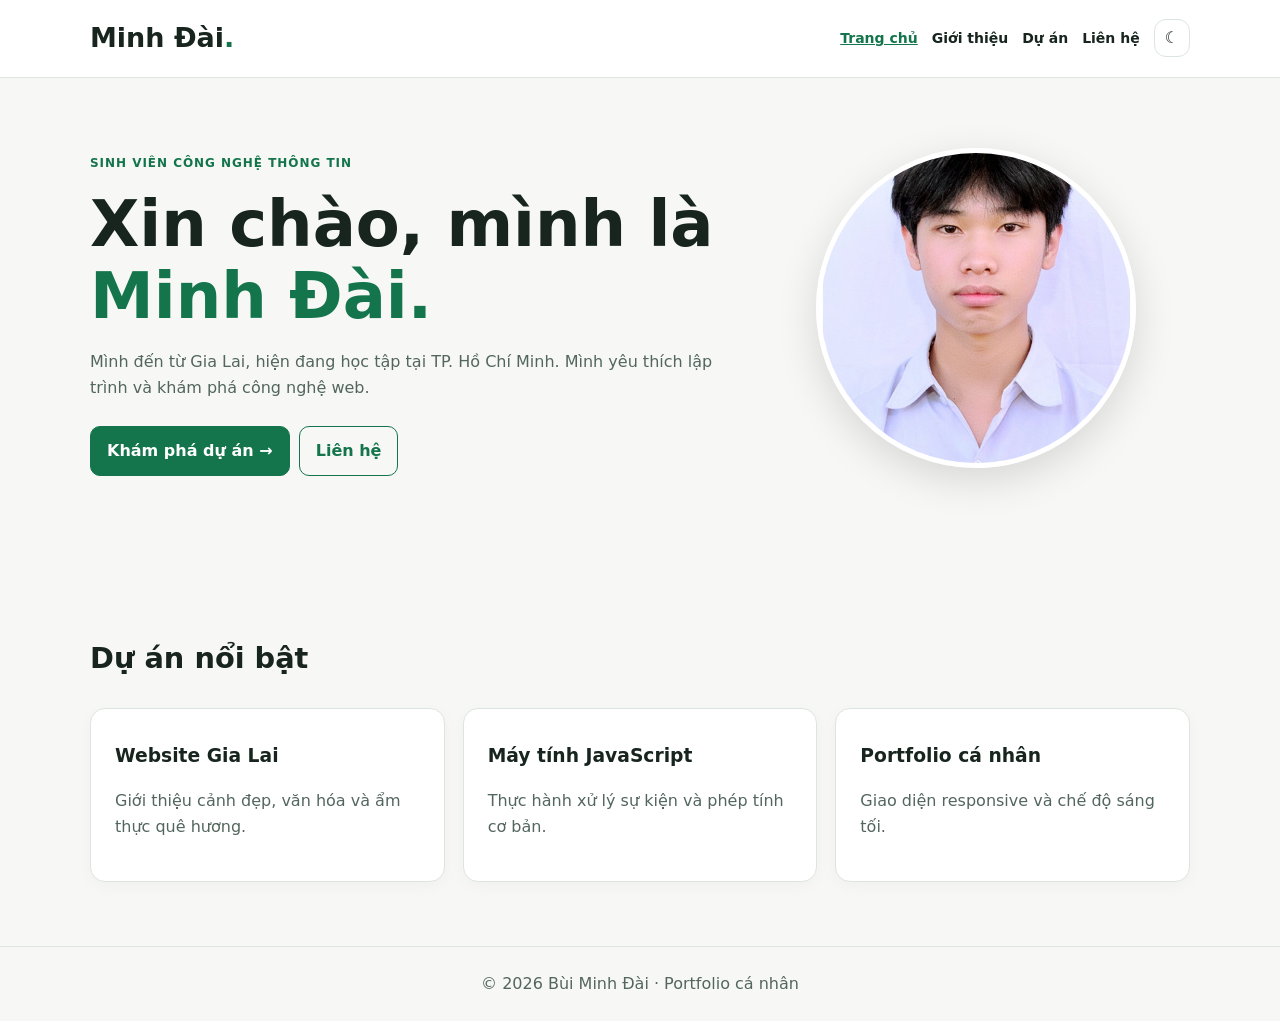
<file: index.html>
<!DOCTYPE html>
<html lang="vi">

<head>
    <meta charset="UTF-8">
    <meta name="viewport" content="width=device-width, initial-scale=1">
    <title>Bùi Minh Đài | Portfolio</title>
    <link rel="stylesheet" href="css/style.css">
</head>

<body>
    <header>
        <nav class="container"><a class="brand" href="index.html">Minh Đài<span>.</span></a>
            <div class="links"><a href="index.html">Trang chủ</a><a href="about.html">Giới thiệu</a><a
                    href="projects.html">Dự án</a><a href="contact.html">Liên hệ</a><button id="theme" type="button"
                    aria-label="Đổi giao diện">☾</button></div>
        </nav>
    </header>
    <main class="container">
        <section class="hero reveal">
            <div><span class="badge">SINH VIÊN CÔNG NGHỆ THÔNG TIN</span>
                <h1>Xin chào, mình là <span>Minh Đài.</span></h1>
                <p>Mình đến từ Gia Lai, hiện đang học tập tại TP. Hồ Chí Minh. Mình yêu thích lập trình và khám phá công
                    nghệ web.</p><a class="btn" href="projects.html">Khám phá dự án →</a> <a class="btn secondary"
                    href="contact.html">Liên hệ</a>
            </div>
            <div class="avatar">
                <picture>
                    <source srcset="images/avatar.jpg"><img src="images/avatar.jpg"
                        onerror="this.parentElement.querySelector('source').remove();this.src='images/avatar.jpg';this.onerror=null;"
                        alt="Ảnh cá nhân ">
                </picture>
            </div>
        </section>
        <section class="reveal">
            <h2>Dự án nổi bật</h2>
            <div class="grid">
                <article class="card">
                    <h3>Website Gia Lai</h3>
                    <p>Giới thiệu cảnh đẹp, văn hóa và ẩm thực quê hương.</p>
                </article>
                <article class="card">
                    <h3>Máy tính JavaScript</h3>
                    <p>Thực hành xử lý sự kiện và phép tính cơ bản.</p>
                </article>
                <article class="card">
                    <h3>Portfolio cá nhân</h3>
                    <p>Giao diện responsive và chế độ sáng tối.</p>
                </article>
            </div>
        </section>
    </main>
    <footer>© 2026 Bùi Minh Đài · Portfolio cá nhân</footer>
    <script src="js/script.js"></script>
</body>

</html>
</file>
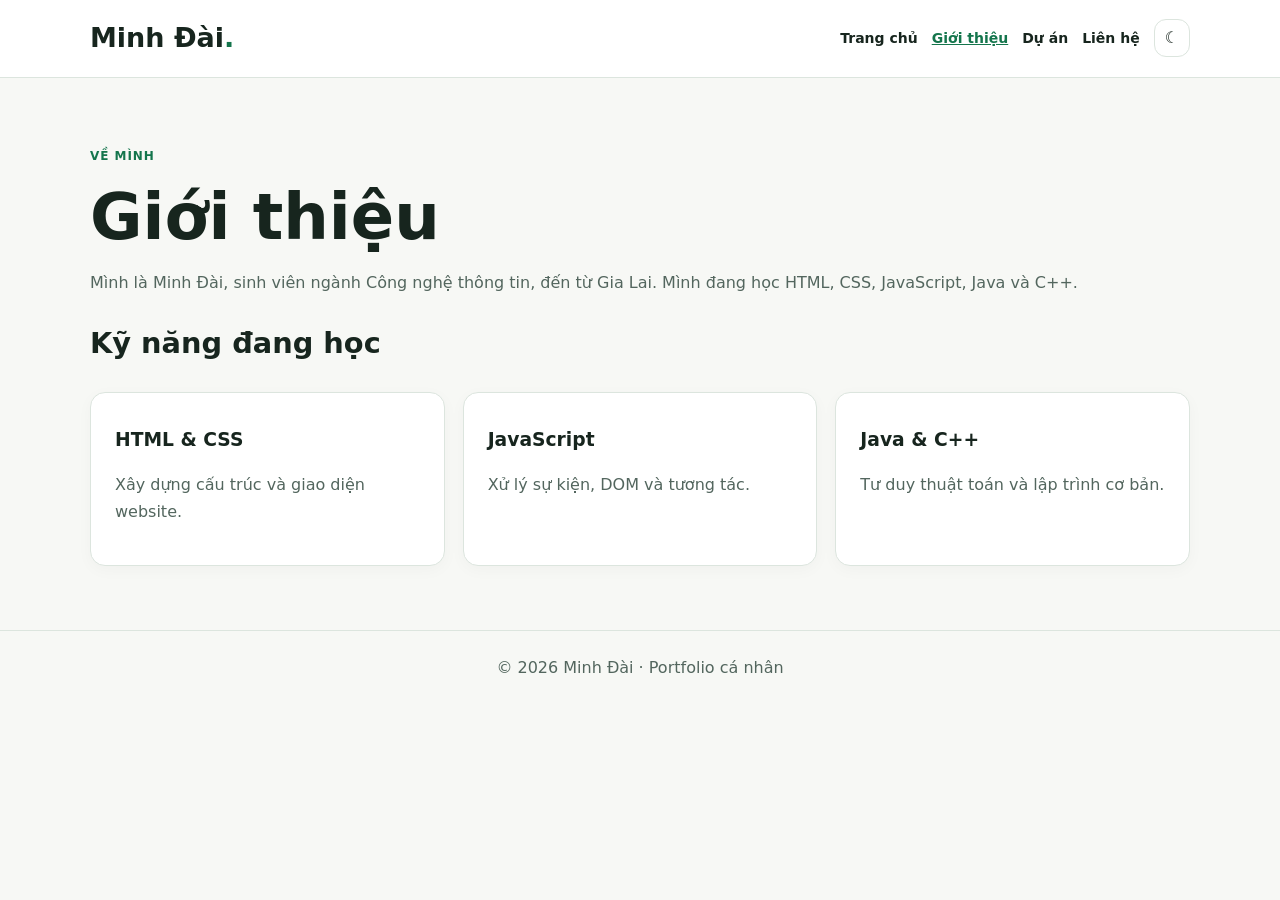
<file: about.html>
<!DOCTYPE html>
<html lang="vi">

<head>
    <meta charset="UTF-8">
    <meta name="viewport" content="width=device-width, initial-scale=1">
    <title>Minh Đài | Portfolio</title>
    <link rel="stylesheet" href="css/style.css">
</head>

<body>
    <header>
        <nav class="container"><a class="brand" href="index.html">Minh Đài<span>.</span></a>
            <div class="links"><a href="index.html">Trang chủ</a><a href="about.html">Giới thiệu</a><a
                    href="projects.html">Dự án</a><a href="contact.html">Liên hệ</a><button id="theme" type="button"
                    aria-label="Đổi giao diện">☾</button></div>
        </nav>
    </header>
    <main class="container">
        <section class="reveal"><span class="badge">VỀ MÌNH</span>
            <h1>Giới thiệu</h1>
            <p>Mình là Minh Đài, sinh viên ngành Công nghệ thông tin, đến từ Gia Lai. Mình đang học HTML, CSS, JavaScript,
                Java và C++.</p>
            <h2>Kỹ năng đang học</h2>
            <div class="grid">
                <article class="card">
                    <h3>HTML & CSS</h3>
                    <p>Xây dựng cấu trúc và giao diện website.</p>
                </article>
                <article class="card">
                    <h3>JavaScript</h3>
                    <p>Xử lý sự kiện, DOM và tương tác.</p>
                </article>
                <article class="card">
                    <h3>Java & C++</h3>
                    <p>Tư duy thuật toán và lập trình cơ bản.</p>
                </article>
            </div>
        </section>
    </main>
    <footer>© 2026 Minh Đài · Portfolio cá nhân</footer>
    <script src="js/script.js"></script>
</body>

</html>
</file>
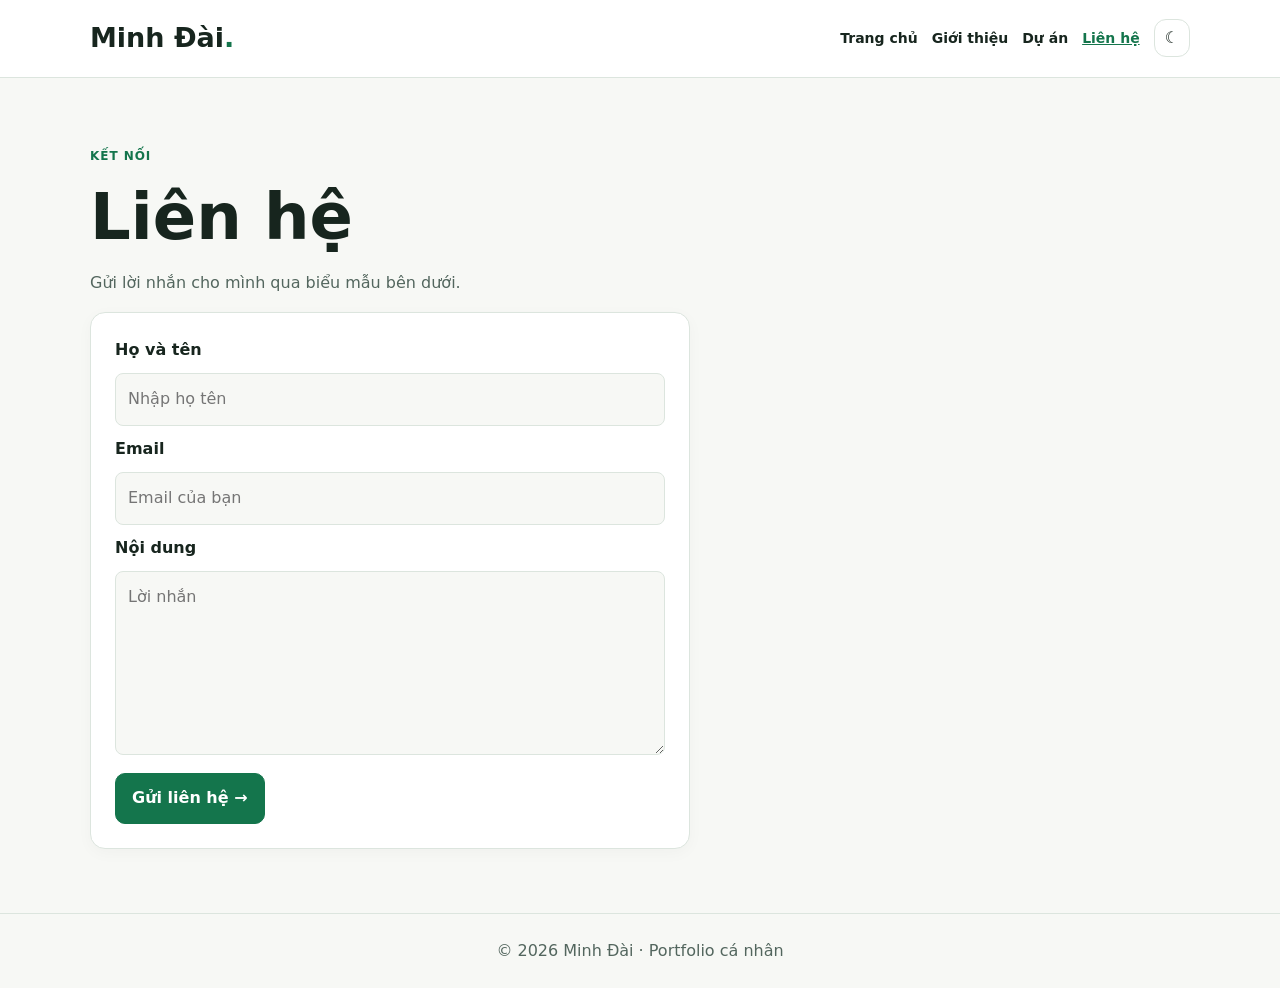
<file: contact.html>
<!DOCTYPE html>
<html lang="vi">

<head>
    <meta charset="UTF-8">
    <meta name="viewport" content="width=device-width, initial-scale=1">
    <title>Minh Đài | Portfolio</title>
    <link rel="stylesheet" href="css/style.css">
</head>

<body>
    <header>
        <nav class="container"><a class="brand" href="index.html">Minh Đài<span>.</span></a>
            <div class="links"><a href="index.html">Trang chủ</a><a href="about.html">Giới thiệu</a><a
                    href="projects.html">Dự án</a><a href="contact.html">Liên hệ</a><button id="theme" type="button"
                    aria-label="Đổi giao diện">☾</button></div>
        </nav>
    </header>
    <main class="container">
        <section class="reveal"><span class="badge">KẾT NỐI</span>
            <h1>Liên hệ</h1>
            <p>Gửi lời nhắn cho mình qua biểu mẫu bên dưới.</p>
            <form class="card form" action="https://formspree.io/f/YOUR_FORM_ID" method="POST"><label for="name">Họ và
                    tên</label><input id="name" name="name" required placeholder="Nhập họ tên"><label
                    for="email">Email</label><input id="email" name="email" type="email" required
                    placeholder="Email của bạn"><label for="message">Nội dung</label><textarea id="message"
                    name="message" rows="6" required placeholder="Lời nhắn"></textarea><button class="btn"
                    type="submit">Gửi liên hệ →</button></form>
        </section>
    </main>
    <footer>© 2026 Minh Đài · Portfolio cá nhân</footer>
    <script src="js/script.js"></script>
</body>

</html>
</file>
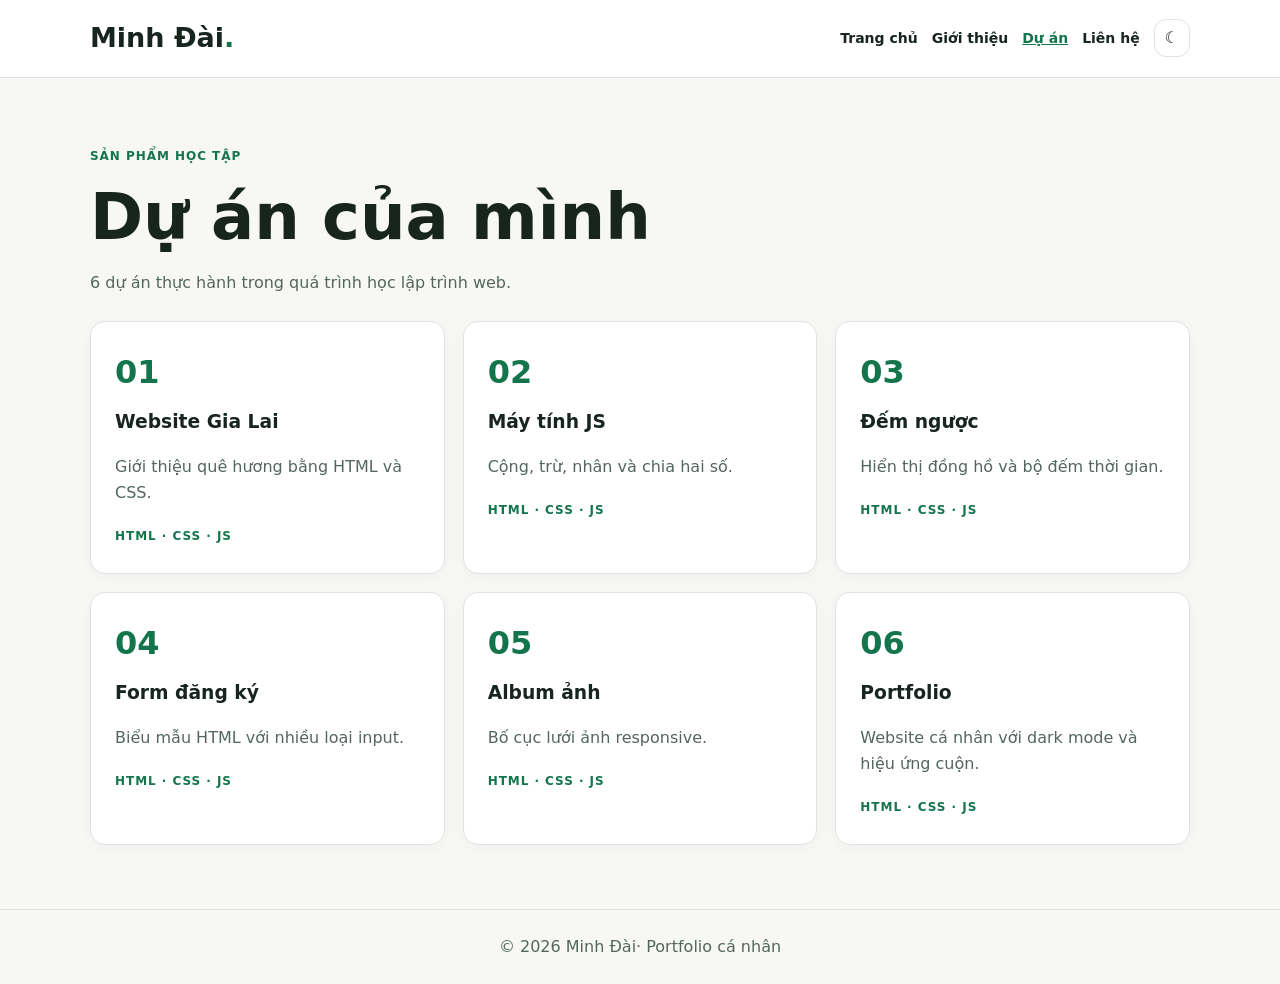
<file: projects.html>
<!DOCTYPE html>
<html lang="vi">

<head>
    <meta charset="UTF-8">
    <meta name="viewport" content="width=device-width, initial-scale=1">
    <title>Minh Đài | Portfolio</title>
    <link rel="stylesheet" href="css/style.css">
</head>

<body>
    <header>
        <nav class="container"><a class="brand" href="index.html">Minh Đài<span>.</span></a>
            <div class="links"><a href="index.html">Trang chủ</a><a href="about.html">Giới thiệu</a><a
                    href="projects.html">Dự án</a><a href="contact.html">Liên hệ</a><button id="theme" type="button"
                    aria-label="Đổi giao diện">☾</button></div>
        </nav>
    </header>
    <main class="container">
        <section><span class="badge">SẢN PHẨM HỌC TẬP</span>
            <h1>Dự án của mình</h1>
            <p>6 dự án thực hành trong quá trình học lập trình web.</p>
            <div class="grid">
                <article class="card reveal">
                    <div class="number">01</div>
                    <h3>Website Gia Lai</h3>
                    <p>Giới thiệu quê hương bằng HTML và CSS.</p><span class="tag">HTML · CSS · JS</span>
                </article>
                <article class="card reveal">
                    <div class="number">02</div>
                    <h3>Máy tính JS</h3>
                    <p>Cộng, trừ, nhân và chia hai số.</p><span class="tag">HTML · CSS · JS</span>
                </article>
                <article class="card reveal">
                    <div class="number">03</div>
                    <h3>Đếm ngược</h3>
                    <p>Hiển thị đồng hồ và bộ đếm thời gian.</p><span class="tag">HTML · CSS · JS</span>
                </article>
                <article class="card reveal">
                    <div class="number">04</div>
                    <h3>Form đăng ký</h3>
                    <p>Biểu mẫu HTML với nhiều loại input.</p><span class="tag">HTML · CSS · JS</span>
                </article>
                <article class="card reveal">
                    <div class="number">05</div>
                    <h3>Album ảnh</h3>
                    <p>Bố cục lưới ảnh responsive.</p><span class="tag">HTML · CSS · JS</span>
                </article>
                <article class="card reveal">
                    <div class="number">06</div>
                    <h3>Portfolio</h3>
                    <p>Website cá nhân với dark mode và hiệu ứng cuộn.</p><span class="tag">HTML · CSS · JS</span>
                </article>
            </div>
        </section>
    </main>
    <footer>© 2026 Minh Đài· Portfolio cá nhân</footer>
    <script src="js/script.js"></script>
</body>

</html>
</file>
<file: css/style.css>
* {
    box-sizing: border-box
}

:root {
    --bg: #f7f8f5;
    --card: #fff;
    --text: #17251e;
    --muted: #53665e;
    --line: #dce5de;
    --accent: #14754c;
    --accentText: #fff
}

html[data-theme=dark] {
    --bg: #121b17;
    --card: #1e2d25;
    --text: #e7f3eb;
    --muted: #b4c8bb;
    --line: #35483b;
    --accent: #96e0b4;
    --accentText: #14291c
}

body {
    margin: 0;
    background: var(--bg);
    color: var(--text);
    font: 16px/1.65 system-ui, 'Segoe UI', sans-serif
}

a {
    color: inherit;
    text-decoration: none
}

.container {
    width: min(1100px, 92%);
    margin: auto
}

header {
    border-bottom: 1px solid var(--line);
    background: var(--card)
}

nav {
    display: flex;
    flex-wrap: wrap;
    align-items: center;
    justify-content: space-between;
    padding: 16px 0;
    gap: 12px
}

.brand {
    font-size: 27px;
    font-weight: 850
}

.brand span,
h1 span {
    color: var(--accent)
}

.links {
    display: flex;
    flex-wrap: wrap;
    gap: 14px;
    align-items: center
}

.links a {
    font-size: 14px;
    font-weight: 600
}

.links a:hover,
.links a[aria-current] {
    color: var(--accent);
    text-decoration: underline
}

button {
    cursor: pointer;
    font: inherit
}

#theme {
    border: 1px solid var(--line);
    border-radius: 12px;
    background: var(--card);
    color: var(--text);
    padding: 5px 10px
}

section {
    padding: 42px 0
}

h1 {
    font-size: clamp(2.4rem, 6vw, 4rem);
    line-height: 1.12;
    margin: 14px 0
}

h2 {
    font-size: 1.8rem
}

p {
    color: var(--muted)
}

.hero {
    display: grid;
    gap: 30px;
    align-items: center;
    min-height: 470px
}

.badge,
.tag {
    display: inline-block;
    color: var(--accent);
    font-weight: 750;
    font-size: .75rem;
    letter-spacing: .08em
}

.btn {
    display: inline-block;
    background: var(--accent);
    border: 1px solid var(--accent);
    color: var(--accentText);
    border-radius: 10px;
    padding: 11px 16px;
    font-weight: 700;
    margin: 8px 4px 0 0
}

.secondary {
    background: transparent;
    color: var(--accent)
}

.avatar {
    max-width: 320px;
    justify-self: center
}

.avatar img {
    width: 100%;
    aspect-ratio: 1;
    object-fit: cover;
    border-radius: 50%;
    border: 5px solid var(--card);
    box-shadow: 0 12px 40px #0002
}

.grid {
    display: grid;
    grid-template-columns: 1fr;
    gap: 18px;
    margin-top: 25px
}

.card {
    border: 1px solid var(--line);
    background: var(--card);
    padding: 24px;
    border-radius: 15px;
    box-shadow: 0 4px 16px #00000008
}

.card h3 {
    margin: 8px 0
}

.number {
    font-weight: 800;
    font-size: 2rem;
    color: var(--accent)
}

.form {
    max-width: 600px;
    display: grid;
    gap: 10px
}

.form input,
.form textarea {
    width: 100%;
    padding: 12px;
    border: 1px solid var(--line);
    color: var(--text);
    background: var(--bg);
    border-radius: 8px;
    font: inherit
}

.form label {
    font-weight: 600
}

.form .btn {
    justify-self: start
}

footer {
    border-top: 1px solid var(--line);
    text-align: center;
    padding: 24px;
    color: var(--muted)
}

.js .reveal {
    opacity: 0;
    transform: translateY(22px);
    transition: opacity .55s, transform .55s
}

.js .reveal.visible {
    opacity: 1;
    transform: none
}

@media(min-width:650px) {
    .grid {
        grid-template-columns: repeat(2, 1fr)
    }

    .hero {
        grid-template-columns: 1.5fr 1fr
    }
}

@media(min-width:900px) {
    .grid {
        grid-template-columns: repeat(3, 1fr)
    }

    section {
        padding: 64px 0
    }
}

@media(prefers-reduced-motion:reduce) {
    .js .reveal {
        opacity: 1;
        transform: none;
        transition: none
    }
}
</file>
